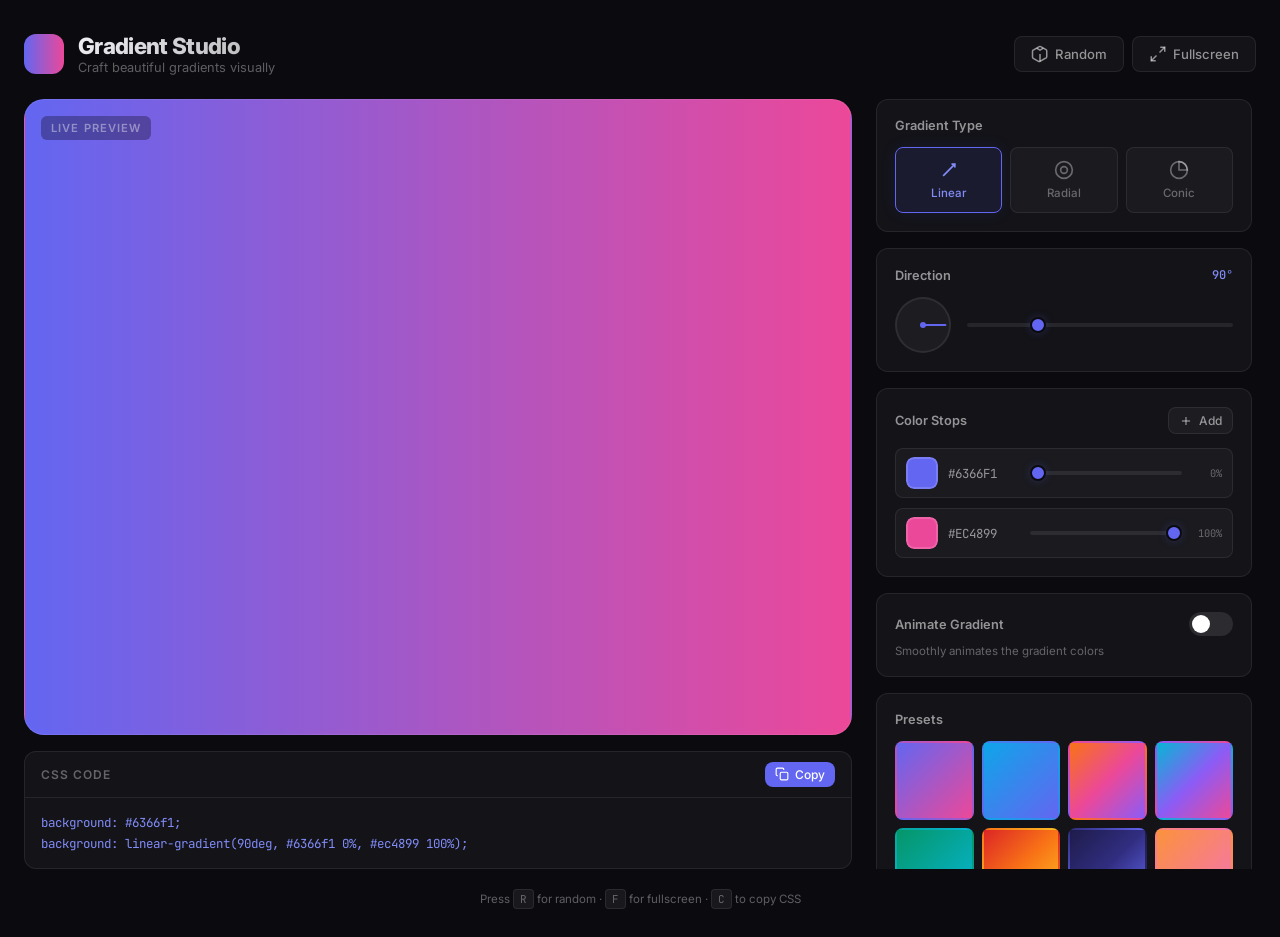
<file: index.html>
<!DOCTYPE html>
<html lang="en">

<head>
    <meta charset="UTF-8">
    <meta name="viewport" content="width=device-width, initial-scale=1.0">
    <title>Gradient Studio</title>
    <link rel="preconnect" href="https://fonts.googleapis.com">
    <link rel="preconnect" href="https://fonts.gstatic.com" crossorigin>
    <link href="https://fonts.googleapis.com/css2?family=Inter:wght@300;400;500;600;700;800;900&family=JetBrains+Mono:wght@400;500&display=swap" rel="stylesheet">
    <link rel="stylesheet" href="style.css">
</head>

<body>
    <!-- Fullscreen Preview Overlay -->
    <div id="fullscreen-preview" class="fullscreen-preview hidden">
        <button id="exit-fullscreen" class="exit-fullscreen-btn" title="Exit fullscreen (Esc)">
            <svg width="24" height="24" viewBox="0 0 24 24" fill="none" stroke="currentColor" stroke-width="2">
                <line x1="18" y1="6" x2="6" y2="18"></line>
                <line x1="6" y1="6" x2="18" y2="18"></line>
            </svg>
        </button>
    </div>

    <!-- Toast Notification -->
    <div id="toast" class="toast hidden">
        <svg width="16" height="16" viewBox="0 0 24 24" fill="none" stroke="currentColor" stroke-width="2">
            <polyline points="20 6 9 17 4 12"></polyline>
        </svg>
        <span id="toast-message">Copied!</span>
    </div>

    <div class="app-container">
        <!-- Header -->
        <header class="header">
            <div class="logo">
                <div class="logo-icon" id="logo-icon"></div>
                <div>
                    <h1>Gradient Studio</h1>
                    <p class="tagline">Craft beautiful gradients visually</p>
                </div>
            </div>
            <div class="header-actions">
                <button id="btn-random" class="btn btn-ghost" title="Random gradient (R)">
                    <svg width="18" height="18" viewBox="0 0 24 24" fill="none" stroke="currentColor" stroke-width="2">
                        <path d="M21 16V8a2 2 0 00-1-1.73l-7-4a2 2 0 00-2 0l-7 4A2 2 0 002 8v8a2 2 0 001 1.73l7 4a2 2 0 002 0l7-4A2 2 0 0021 16z"></path>
                        <polyline points="7.5 4.21 12 6.81 16.5 4.21"></polyline>
                        <line x1="12" y1="22.08" x2="12" y2="12"></line>
                    </svg>
                    <span>Random</span>
                </button>
                <button id="btn-fullscreen" class="btn btn-ghost" title="Fullscreen preview (F)">
                    <svg width="18" height="18" viewBox="0 0 24 24" fill="none" stroke="currentColor" stroke-width="2">
                        <polyline points="15 3 21 3 21 9"></polyline>
                        <polyline points="9 21 3 21 3 15"></polyline>
                        <line x1="21" y1="3" x2="14" y2="10"></line>
                        <line x1="3" y1="21" x2="10" y2="14"></line>
                    </svg>
                    <span>Fullscreen</span>
                </button>
            </div>
        </header>

        <main class="main-layout">
            <!-- Preview Panel -->
            <section class="preview-panel">
                <div id="gradient-preview" class="gradient-preview">
                    <div class="preview-overlay">
                        <span class="preview-label">Live Preview</span>
                    </div>
                </div>

                <!-- CSS Output -->
                <div class="css-output-card">
                    <div class="css-output-header">
                        <span class="css-output-label">CSS Code</span>
                        <button id="btn-copy" class="btn btn-sm btn-accent" title="Copy CSS (C)">
                            <svg width="14" height="14" viewBox="0 0 24 24" fill="none" stroke="currentColor" stroke-width="2">
                                <rect x="9" y="9" width="13" height="13" rx="2" ry="2"></rect>
                                <path d="M5 15H4a2 2 0 01-2-2V4a2 2 0 012-2h9a2 2 0 012 2v1"></path>
                            </svg>
                            Copy
                        </button>
                    </div>
                    <code id="css-output" class="css-output-code"></code>
                </div>
            </section>

            <!-- Controls Panel -->
            <section class="controls-panel">
                <!-- Gradient Type -->
                <div class="control-card">
                    <h3 class="control-title">Gradient Type</h3>
                    <div class="type-selector">
                        <button class="type-btn active" data-type="linear">
                            <svg width="20" height="20" viewBox="0 0 24 24" fill="none" stroke="currentColor" stroke-width="2">
                                <line x1="5" y1="19" x2="19" y2="5"></line>
                                <polyline points="15 5 19 5 19 9"></polyline>
                            </svg>
                            Linear
                        </button>
                        <button class="type-btn" data-type="radial">
                            <svg width="20" height="20" viewBox="0 0 24 24" fill="none" stroke="currentColor" stroke-width="2">
                                <circle cx="12" cy="12" r="10"></circle>
                                <circle cx="12" cy="12" r="4"></circle>
                            </svg>
                            Radial
                        </button>
                        <button class="type-btn" data-type="conic">
                            <svg width="20" height="20" viewBox="0 0 24 24" fill="none" stroke="currentColor" stroke-width="2">
                                <path d="M12 2a10 10 0 0110 10H12V2z"></path>
                                <circle cx="12" cy="12" r="10"></circle>
                            </svg>
                            Conic
                        </button>
                    </div>
                </div>

                <!-- Angle Control -->
                <div class="control-card" id="angle-card">
                    <h3 class="control-title">
                        Direction
                        <span id="angle-value" class="control-value">90°</span>
                    </h3>
                    <div class="angle-control">
                        <div class="angle-dial-container">
                            <div class="angle-dial" id="angle-dial">
                                <div class="angle-dial-indicator" id="angle-indicator"></div>
                                <div class="angle-dial-center"></div>
                            </div>
                        </div>
                        <input type="range" id="angle-slider" class="slider" min="0" max="360" value="90">
                    </div>
                </div>

                <!-- Color Stops -->
                <div class="control-card">
                    <div class="control-title-row">
                        <h3 class="control-title">Color Stops</h3>
                        <button id="btn-add-color" class="btn btn-sm btn-ghost" title="Add color stop">
                            <svg width="14" height="14" viewBox="0 0 24 24" fill="none" stroke="currentColor" stroke-width="2">
                                <line x1="12" y1="5" x2="12" y2="19"></line>
                                <line x1="5" y1="12" x2="19" y2="12"></line>
                            </svg>
                            Add
                        </button>
                    </div>
                    <div id="color-stops" class="color-stops"></div>
                </div>

                <!-- Animation Toggle -->
                <div class="control-card">
                    <div class="control-title-row">
                        <h3 class="control-title">Animate Gradient</h3>
                        <label class="toggle">
                            <input type="checkbox" id="toggle-animate">
                            <span class="toggle-slider"></span>
                        </label>
                    </div>
                    <p class="control-hint">Smoothly animates the gradient colors</p>
                    <div id="animation-speed-container" class="hidden">
                        <h3 class="control-title" style="margin-top: 12px;">
                            Speed
                            <span id="speed-value" class="control-value">5s</span>
                        </h3>
                        <input type="range" id="speed-slider" class="slider" min="1" max="15" value="5">
                    </div>
                </div>

                <!-- Presets -->
                <div class="control-card">
                    <h3 class="control-title">Presets</h3>
                    <div id="presets-grid" class="presets-grid"></div>
                </div>

                <!-- Export -->
                <div class="control-card">
                    <h3 class="control-title">Export</h3>
                    <div class="export-buttons">
                        <button id="btn-export-png" class="btn btn-outline">
                            <svg width="16" height="16" viewBox="0 0 24 24" fill="none" stroke="currentColor" stroke-width="2">
                                <path d="M21 15v4a2 2 0 01-2 2H5a2 2 0 01-2-2v-4"></path>
                                <polyline points="7 10 12 15 17 10"></polyline>
                                <line x1="12" y1="15" x2="12" y2="3"></line>
                            </svg>
                            Download PNG
                        </button>
                        <button id="btn-copy-css" class="btn btn-outline">
                            <svg width="16" height="16" viewBox="0 0 24 24" fill="none" stroke="currentColor" stroke-width="2">
                                <polyline points="16 18 22 12 16 6"></polyline>
                                <polyline points="8 6 2 12 8 18"></polyline>
                            </svg>
                            Copy Full CSS
                        </button>
                    </div>
                </div>
            </section>
        </main>

        <footer class="footer">
            <p>Press <kbd>R</kbd> for random &middot; <kbd>F</kbd> for fullscreen &middot; <kbd>C</kbd> to copy CSS</p>
        </footer>
    </div>

    <!-- Hidden canvas for export -->
    <canvas id="export-canvas" width="1920" height="1080" style="display:none;"></canvas>

    <script src="script.js"></script>
</body>

</html>
</file>
<file: style.css>
/* ============================================
   GRADIENT STUDIO - Modern CSS
   ============================================ */

:root {
    --bg-primary: #0a0a0f;
    --bg-secondary: #12121a;
    --bg-card: rgba(255, 255, 255, 0.04);
    --bg-card-hover: rgba(255, 255, 255, 0.07);
    --border: rgba(255, 255, 255, 0.08);
    --border-hover: rgba(255, 255, 255, 0.15);
    --text-primary: #f0f0f5;
    --text-secondary: rgba(255, 255, 255, 0.55);
    --text-tertiary: rgba(255, 255, 255, 0.35);
    --accent: #6366f1;
    --accent-hover: #818cf8;
    --accent-glow: rgba(99, 102, 241, 0.25);
    --radius-sm: 8px;
    --radius-md: 12px;
    --radius-lg: 16px;
    --radius-xl: 20px;
    --shadow-sm: 0 1px 2px rgba(0,0,0,0.3);
    --shadow-md: 0 4px 12px rgba(0,0,0,0.4);
    --shadow-lg: 0 8px 32px rgba(0,0,0,0.5);
    --transition: 200ms cubic-bezier(0.4, 0, 0.2, 1);
    --font-body: 'Inter', -apple-system, BlinkMacSystemFont, sans-serif;
    --font-mono: 'JetBrains Mono', 'Fira Code', monospace;
}

/* ---- Reset & Base ---- */
*, *::before, *::after {
    margin: 0;
    padding: 0;
    box-sizing: border-box;
}

html {
    font-size: 16px;
    -webkit-font-smoothing: antialiased;
    -moz-osx-font-smoothing: grayscale;
}

body {
    font-family: var(--font-body);
    background: var(--bg-primary);
    color: var(--text-primary);
    min-height: 100vh;
    overflow-x: hidden;
}

/* ---- App Container ---- */
.app-container {
    max-width: 1400px;
    margin: 0 auto;
    padding: 20px 24px;
    min-height: 100vh;
    display: flex;
    flex-direction: column;
}

/* ---- Header ---- */
.header {
    display: flex;
    align-items: center;
    justify-content: space-between;
    padding: 12px 0 24px;
    flex-wrap: wrap;
    gap: 16px;
}

.logo {
    display: flex;
    align-items: center;
    gap: 14px;
}

.logo-icon {
    width: 40px;
    height: 40px;
    border-radius: var(--radius-md);
    background: linear-gradient(135deg, #6366f1, #ec4899);
    flex-shrink: 0;
    animation: logo-rotate 8s linear infinite;
}

@keyframes logo-rotate {
    0% { background: linear-gradient(135deg, #6366f1, #ec4899); }
    25% { background: linear-gradient(225deg, #06b6d4, #6366f1); }
    50% { background: linear-gradient(315deg, #f59e0b, #06b6d4); }
    75% { background: linear-gradient(45deg, #ec4899, #f59e0b); }
    100% { background: linear-gradient(135deg, #6366f1, #ec4899); }
}

.header h1 {
    font-size: 1.4rem;
    font-weight: 800;
    letter-spacing: -0.03em;
    background: linear-gradient(135deg, #f0f0f5, rgba(255,255,255,0.7));
    -webkit-background-clip: text;
    -webkit-text-fill-color: transparent;
    background-clip: text;
}

.tagline {
    font-size: 0.8rem;
    color: var(--text-tertiary);
    font-weight: 400;
    margin-top: 1px;
}

.header-actions {
    display: flex;
    gap: 8px;
}

/* ---- Buttons ---- */
.btn {
    display: inline-flex;
    align-items: center;
    gap: 6px;
    padding: 8px 16px;
    border: none;
    border-radius: var(--radius-sm);
    font-family: var(--font-body);
    font-size: 0.82rem;
    font-weight: 500;
    cursor: pointer;
    transition: all var(--transition);
    white-space: nowrap;
}

.btn-ghost {
    background: var(--bg-card);
    color: var(--text-secondary);
    border: 1px solid var(--border);
}

.btn-ghost:hover {
    background: var(--bg-card-hover);
    color: var(--text-primary);
    border-color: var(--border-hover);
}

.btn-accent {
    background: var(--accent);
    color: white;
}

.btn-accent:hover {
    background: var(--accent-hover);
    box-shadow: 0 0 20px var(--accent-glow);
}

.btn-outline {
    background: transparent;
    color: var(--text-secondary);
    border: 1px solid var(--border);
}

.btn-outline:hover {
    background: var(--bg-card);
    color: var(--text-primary);
    border-color: var(--border-hover);
}

.btn-sm {
    padding: 5px 10px;
    font-size: 0.75rem;
}

.btn-icon-only {
    padding: 6px;
    background: rgba(255,255,255,0.06);
    border: 1px solid transparent;
    color: var(--text-tertiary);
    border-radius: var(--radius-sm);
    cursor: pointer;
    transition: all var(--transition);
}

.btn-icon-only:hover {
    background: rgba(255,60,60,0.15);
    color: #f87171;
    border-color: rgba(255,60,60,0.2);
}

/* ---- Main Layout ---- */
.main-layout {
    display: grid;
    grid-template-columns: 1fr 380px;
    gap: 24px;
    flex: 1;
}

/* ---- Preview Panel ---- */
.preview-panel {
    display: flex;
    flex-direction: column;
    gap: 16px;
}

.gradient-preview {
    flex: 1;
    min-height: 400px;
    border-radius: var(--radius-xl);
    position: relative;
    overflow: hidden;
    border: 1px solid var(--border);
    transition: all 0.4s ease;
}

.preview-overlay {
    position: absolute;
    top: 16px;
    left: 16px;
    pointer-events: none;
}

.preview-label {
    font-size: 0.7rem;
    font-weight: 600;
    text-transform: uppercase;
    letter-spacing: 0.1em;
    color: rgba(255,255,255,0.4);
    background: rgba(0,0,0,0.3);
    backdrop-filter: blur(10px);
    padding: 5px 10px;
    border-radius: 6px;
}

/* CSS Output Card */
.css-output-card {
    background: var(--bg-card);
    border: 1px solid var(--border);
    border-radius: var(--radius-md);
    overflow: hidden;
}

.css-output-header {
    display: flex;
    align-items: center;
    justify-content: space-between;
    padding: 10px 16px;
    border-bottom: 1px solid var(--border);
}

.css-output-label {
    font-size: 0.75rem;
    font-weight: 600;
    text-transform: uppercase;
    letter-spacing: 0.08em;
    color: var(--text-tertiary);
}

.css-output-code {
    display: block;
    padding: 14px 16px;
    font-family: var(--font-mono);
    font-size: 0.78rem;
    line-height: 1.7;
    color: var(--accent-hover);
    word-break: break-all;
    white-space: pre-wrap;
}

/* ---- Controls Panel ---- */
.controls-panel {
    display: flex;
    flex-direction: column;
    gap: 16px;
    overflow-y: auto;
    max-height: calc(100vh - 130px);
    padding-right: 4px;
}

.controls-panel::-webkit-scrollbar {
    width: 4px;
}

.controls-panel::-webkit-scrollbar-track {
    background: transparent;
}

.controls-panel::-webkit-scrollbar-thumb {
    background: rgba(255,255,255,0.1);
    border-radius: 4px;
}

.control-card {
    background: var(--bg-card);
    border: 1px solid var(--border);
    border-radius: var(--radius-md);
    padding: 18px;
    transition: border-color var(--transition);
}

.control-card:hover {
    border-color: var(--border-hover);
}

.control-title {
    font-size: 0.8rem;
    font-weight: 600;
    color: var(--text-secondary);
    margin-bottom: 14px;
    display: flex;
    align-items: center;
    justify-content: space-between;
}

.control-value {
    font-family: var(--font-mono);
    font-size: 0.75rem;
    color: var(--accent-hover);
    font-weight: 500;
}

.control-title-row {
    display: flex;
    align-items: center;
    justify-content: space-between;
    margin-bottom: 14px;
}

.control-title-row .control-title {
    margin-bottom: 0;
}

.control-hint {
    font-size: 0.72rem;
    color: var(--text-tertiary);
    margin-top: -6px;
}

/* ---- Type Selector ---- */
.type-selector {
    display: grid;
    grid-template-columns: repeat(3, 1fr);
    gap: 8px;
}

.type-btn {
    display: flex;
    flex-direction: column;
    align-items: center;
    gap: 6px;
    padding: 12px 8px;
    background: rgba(255,255,255,0.03);
    border: 1px solid var(--border);
    border-radius: var(--radius-sm);
    color: var(--text-tertiary);
    font-family: var(--font-body);
    font-size: 0.72rem;
    font-weight: 500;
    cursor: pointer;
    transition: all var(--transition);
}

.type-btn:hover {
    background: rgba(255,255,255,0.06);
    color: var(--text-secondary);
    border-color: var(--border-hover);
}

.type-btn.active {
    background: rgba(99, 102, 241, 0.1);
    border-color: var(--accent);
    color: var(--accent-hover);
    box-shadow: 0 0 16px rgba(99,102,241,0.1);
}

/* ---- Angle Control ---- */
.angle-control {
    display: flex;
    align-items: center;
    gap: 16px;
}

.angle-dial-container {
    flex-shrink: 0;
}

.angle-dial {
    width: 56px;
    height: 56px;
    border-radius: 50%;
    background: rgba(255,255,255,0.04);
    border: 2px solid var(--border);
    position: relative;
    cursor: pointer;
    transition: border-color var(--transition);
}

.angle-dial:hover {
    border-color: var(--accent);
}

.angle-dial-indicator {
    position: absolute;
    top: 50%;
    left: 50%;
    width: 2px;
    height: 45%;
    background: var(--accent);
    border-radius: 2px;
    transform-origin: bottom center;
    transform: translate(-50%, -100%) rotate(90deg);
    transition: transform 0.15s ease;
}

.angle-dial-center {
    position: absolute;
    top: 50%;
    left: 50%;
    width: 6px;
    height: 6px;
    background: var(--accent);
    border-radius: 50%;
    transform: translate(-50%, -50%);
}

/* ---- Slider ---- */
.slider {
    -webkit-appearance: none;
    appearance: none;
    width: 100%;
    height: 4px;
    background: rgba(255,255,255,0.08);
    border-radius: 4px;
    outline: none;
    cursor: pointer;
}

.slider::-webkit-slider-thumb {
    -webkit-appearance: none;
    appearance: none;
    width: 16px;
    height: 16px;
    border-radius: 50%;
    background: var(--accent);
    cursor: pointer;
    border: 2px solid var(--bg-primary);
    box-shadow: 0 0 8px var(--accent-glow);
    transition: transform 0.15s ease, box-shadow 0.15s ease;
}

.slider::-webkit-slider-thumb:hover {
    transform: scale(1.2);
    box-shadow: 0 0 16px var(--accent-glow);
}

.slider::-moz-range-thumb {
    width: 16px;
    height: 16px;
    border-radius: 50%;
    background: var(--accent);
    cursor: pointer;
    border: 2px solid var(--bg-primary);
    box-shadow: 0 0 8px var(--accent-glow);
}

/* ---- Color Stops ---- */
.color-stops {
    display: flex;
    flex-direction: column;
    gap: 10px;
}

.color-stop {
    display: flex;
    align-items: center;
    gap: 10px;
    padding: 8px 10px;
    background: rgba(255,255,255,0.03);
    border: 1px solid var(--border);
    border-radius: var(--radius-sm);
    transition: all var(--transition);
    animation: fadeSlideIn 0.3s ease;
}

@keyframes fadeSlideIn {
    from {
        opacity: 0;
        transform: translateY(-8px);
    }
    to {
        opacity: 1;
        transform: translateY(0);
    }
}

.color-stop:hover {
    border-color: var(--border-hover);
    background: rgba(255,255,255,0.05);
}

.color-stop-input {
    -webkit-appearance: none;
    appearance: none;
    width: 32px;
    height: 32px;
    border: none;
    border-radius: 8px;
    cursor: pointer;
    background: none;
    padding: 0;
    flex-shrink: 0;
}

.color-stop-input::-webkit-color-swatch-wrapper {
    padding: 0;
}

.color-stop-input::-webkit-color-swatch {
    border: 2px solid rgba(255,255,255,0.15);
    border-radius: 8px;
}

.color-stop-input::-moz-color-swatch {
    border: 2px solid rgba(255,255,255,0.15);
    border-radius: 8px;
}

.color-stop-hex {
    font-family: var(--font-mono);
    font-size: 0.78rem;
    color: var(--text-secondary);
    background: transparent;
    border: none;
    width: 72px;
    outline: none;
    text-transform: uppercase;
}

.color-stop-hex:focus {
    color: var(--text-primary);
}

.color-stop-position {
    flex: 1;
}

.color-stop-pos-label {
    font-size: 0.65rem;
    color: var(--text-tertiary);
    font-family: var(--font-mono);
    min-width: 30px;
    text-align: right;
}

/* ---- Toggle ---- */
.toggle {
    position: relative;
    display: inline-block;
    width: 44px;
    height: 24px;
    flex-shrink: 0;
}

.toggle input {
    opacity: 0;
    width: 0;
    height: 0;
}

.toggle-slider {
    position: absolute;
    cursor: pointer;
    inset: 0;
    background: rgba(255,255,255,0.1);
    border-radius: 24px;
    transition: all 0.3s ease;
}

.toggle-slider::before {
    content: '';
    position: absolute;
    width: 18px;
    height: 18px;
    left: 3px;
    bottom: 3px;
    background: white;
    border-radius: 50%;
    transition: all 0.3s ease;
}

.toggle input:checked + .toggle-slider {
    background: var(--accent);
    box-shadow: 0 0 16px var(--accent-glow);
}

.toggle input:checked + .toggle-slider::before {
    transform: translateX(20px);
}

/* ---- Presets Grid ---- */
.presets-grid {
    display: grid;
    grid-template-columns: repeat(4, 1fr);
    gap: 8px;
}

.preset-swatch {
    aspect-ratio: 1;
    border-radius: var(--radius-sm);
    border: 2px solid transparent;
    cursor: pointer;
    transition: all var(--transition);
    position: relative;
    overflow: hidden;
}

.preset-swatch:hover {
    border-color: rgba(255,255,255,0.3);
    transform: scale(1.08);
    box-shadow: var(--shadow-md);
}

.preset-swatch:active {
    transform: scale(0.95);
}

/* ---- Export Buttons ---- */
.export-buttons {
    display: flex;
    gap: 8px;
}

.export-buttons .btn {
    flex: 1;
    justify-content: center;
    padding: 10px 12px;
}

/* ---- Footer ---- */
.footer {
    text-align: center;
    padding: 20px 0 8px;
    color: var(--text-tertiary);
    font-size: 0.72rem;
}

.footer kbd {
    display: inline-block;
    padding: 2px 6px;
    background: rgba(255,255,255,0.06);
    border: 1px solid var(--border);
    border-radius: 4px;
    font-family: var(--font-mono);
    font-size: 0.68rem;
}

/* ---- Fullscreen Preview ---- */
.fullscreen-preview {
    position: fixed;
    inset: 0;
    z-index: 1000;
    transition: opacity 0.4s ease;
}

.fullscreen-preview.hidden {
    opacity: 0;
    pointer-events: none;
}

.exit-fullscreen-btn {
    position: absolute;
    top: 24px;
    right: 24px;
    width: 44px;
    height: 44px;
    display: flex;
    align-items: center;
    justify-content: center;
    background: rgba(0,0,0,0.4);
    backdrop-filter: blur(10px);
    border: 1px solid rgba(255,255,255,0.15);
    border-radius: 50%;
    color: white;
    cursor: pointer;
    transition: all var(--transition);
    z-index: 1001;
}

.exit-fullscreen-btn:hover {
    background: rgba(0,0,0,0.6);
    transform: scale(1.1);
}

/* ---- Toast ---- */
.toast {
    position: fixed;
    bottom: 32px;
    left: 50%;
    transform: translateX(-50%) translateY(20px);
    display: flex;
    align-items: center;
    gap: 8px;
    padding: 10px 20px;
    background: rgba(16, 185, 129, 0.15);
    backdrop-filter: blur(16px);
    border: 1px solid rgba(16, 185, 129, 0.3);
    border-radius: var(--radius-sm);
    color: #6ee7b7;
    font-size: 0.82rem;
    font-weight: 500;
    z-index: 2000;
    transition: all 0.3s ease;
}

.toast.hidden {
    opacity: 0;
    pointer-events: none;
    transform: translateX(-50%) translateY(20px);
}

.toast:not(.hidden) {
    opacity: 1;
    transform: translateX(-50%) translateY(0);
}

/* ---- Gradient Animation ---- */
@keyframes gradientShift {
    0% { filter: hue-rotate(0deg); }
    100% { filter: hue-rotate(360deg); }
}

.gradient-animated {
    animation: gradientShift var(--animation-speed, 5s) linear infinite;
}

/* ---- Utility ---- */
.hidden {
    display: none !important;
}

/* ---- Responsive ---- */
@media (max-width: 900px) {
    .main-layout {
        grid-template-columns: 1fr;
    }

    .controls-panel {
        max-height: none;
        overflow-y: visible;
    }

    .gradient-preview {
        min-height: 280px;
    }

    .header-actions span {
        display: none;
    }

    .btn-ghost {
        padding: 8px 10px;
    }
}

@media (max-width: 480px) {
    .app-container {
        padding: 12px 14px;
    }

    .header h1 {
        font-size: 1.15rem;
    }

    .type-selector {
        grid-template-columns: repeat(3, 1fr);
    }

    .presets-grid {
        grid-template-columns: repeat(3, 1fr);
    }

    .export-buttons {
        flex-direction: column;
    }
}
</file>
